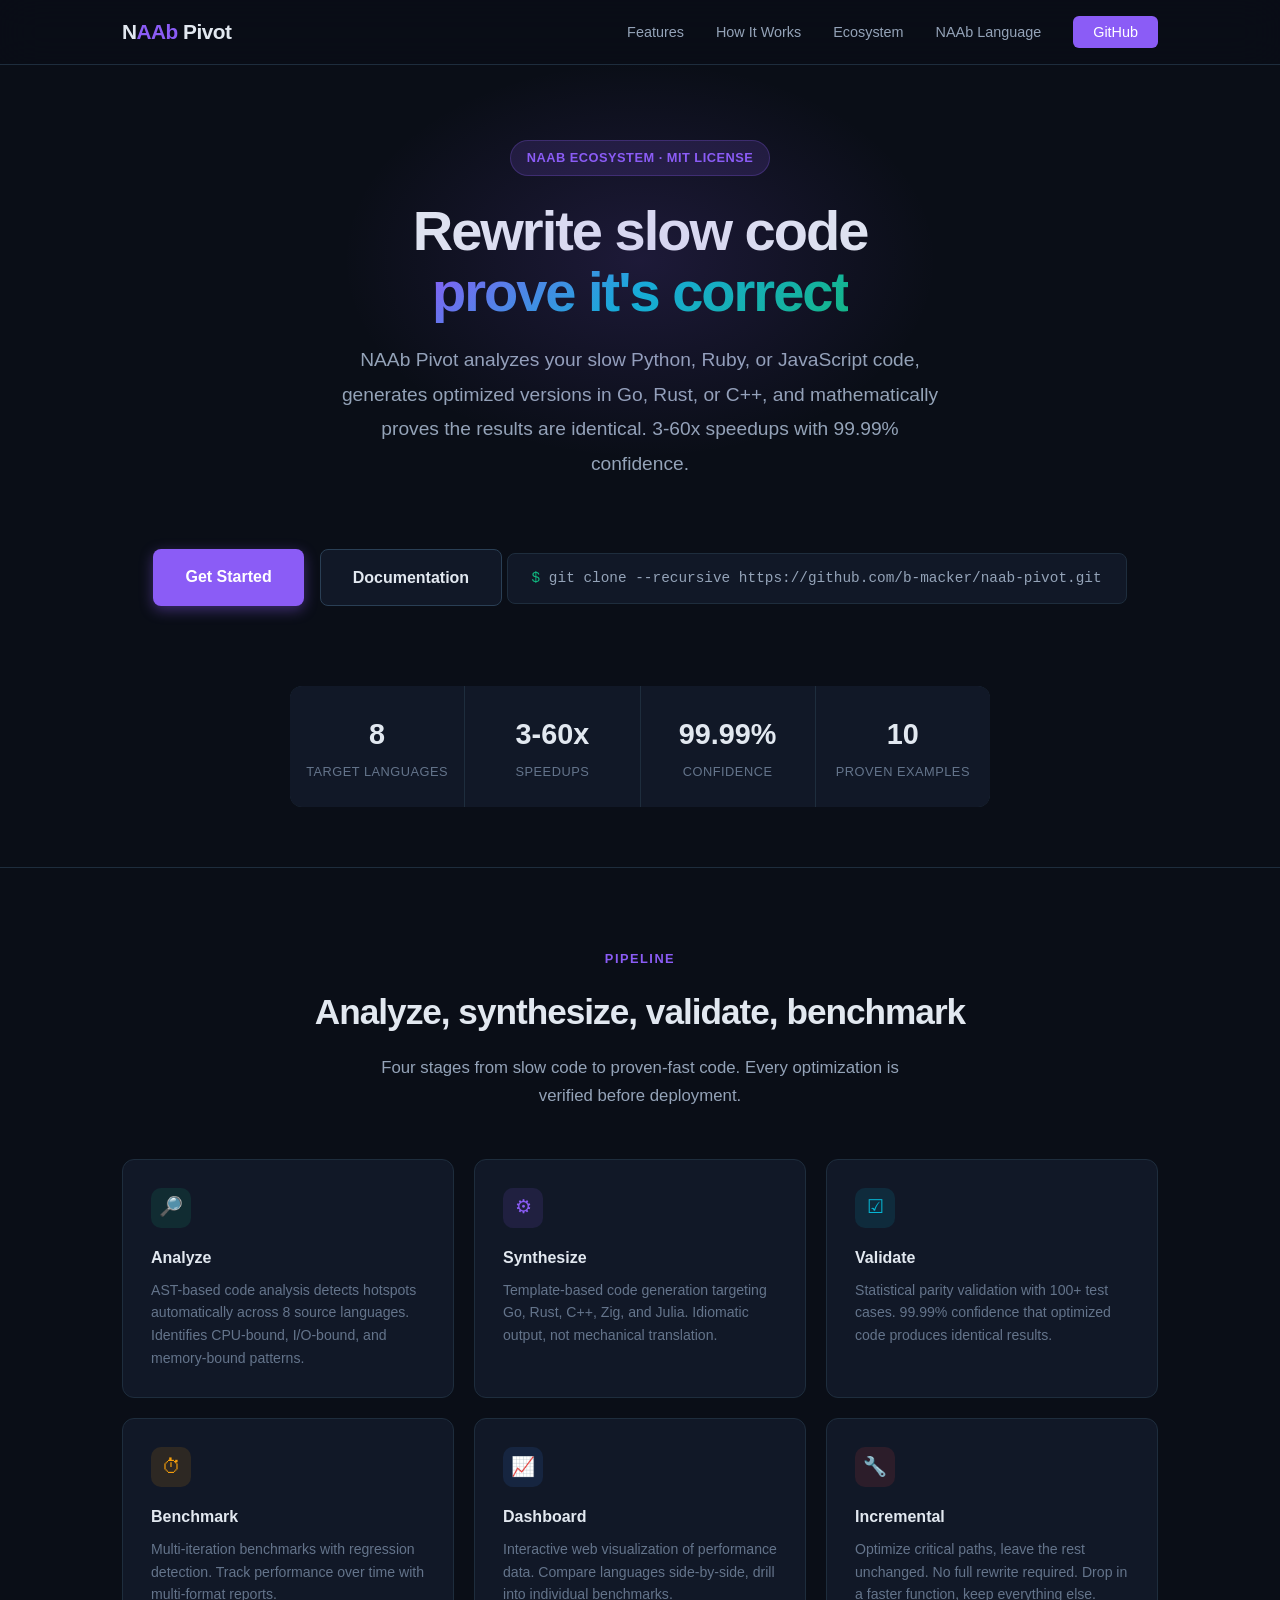
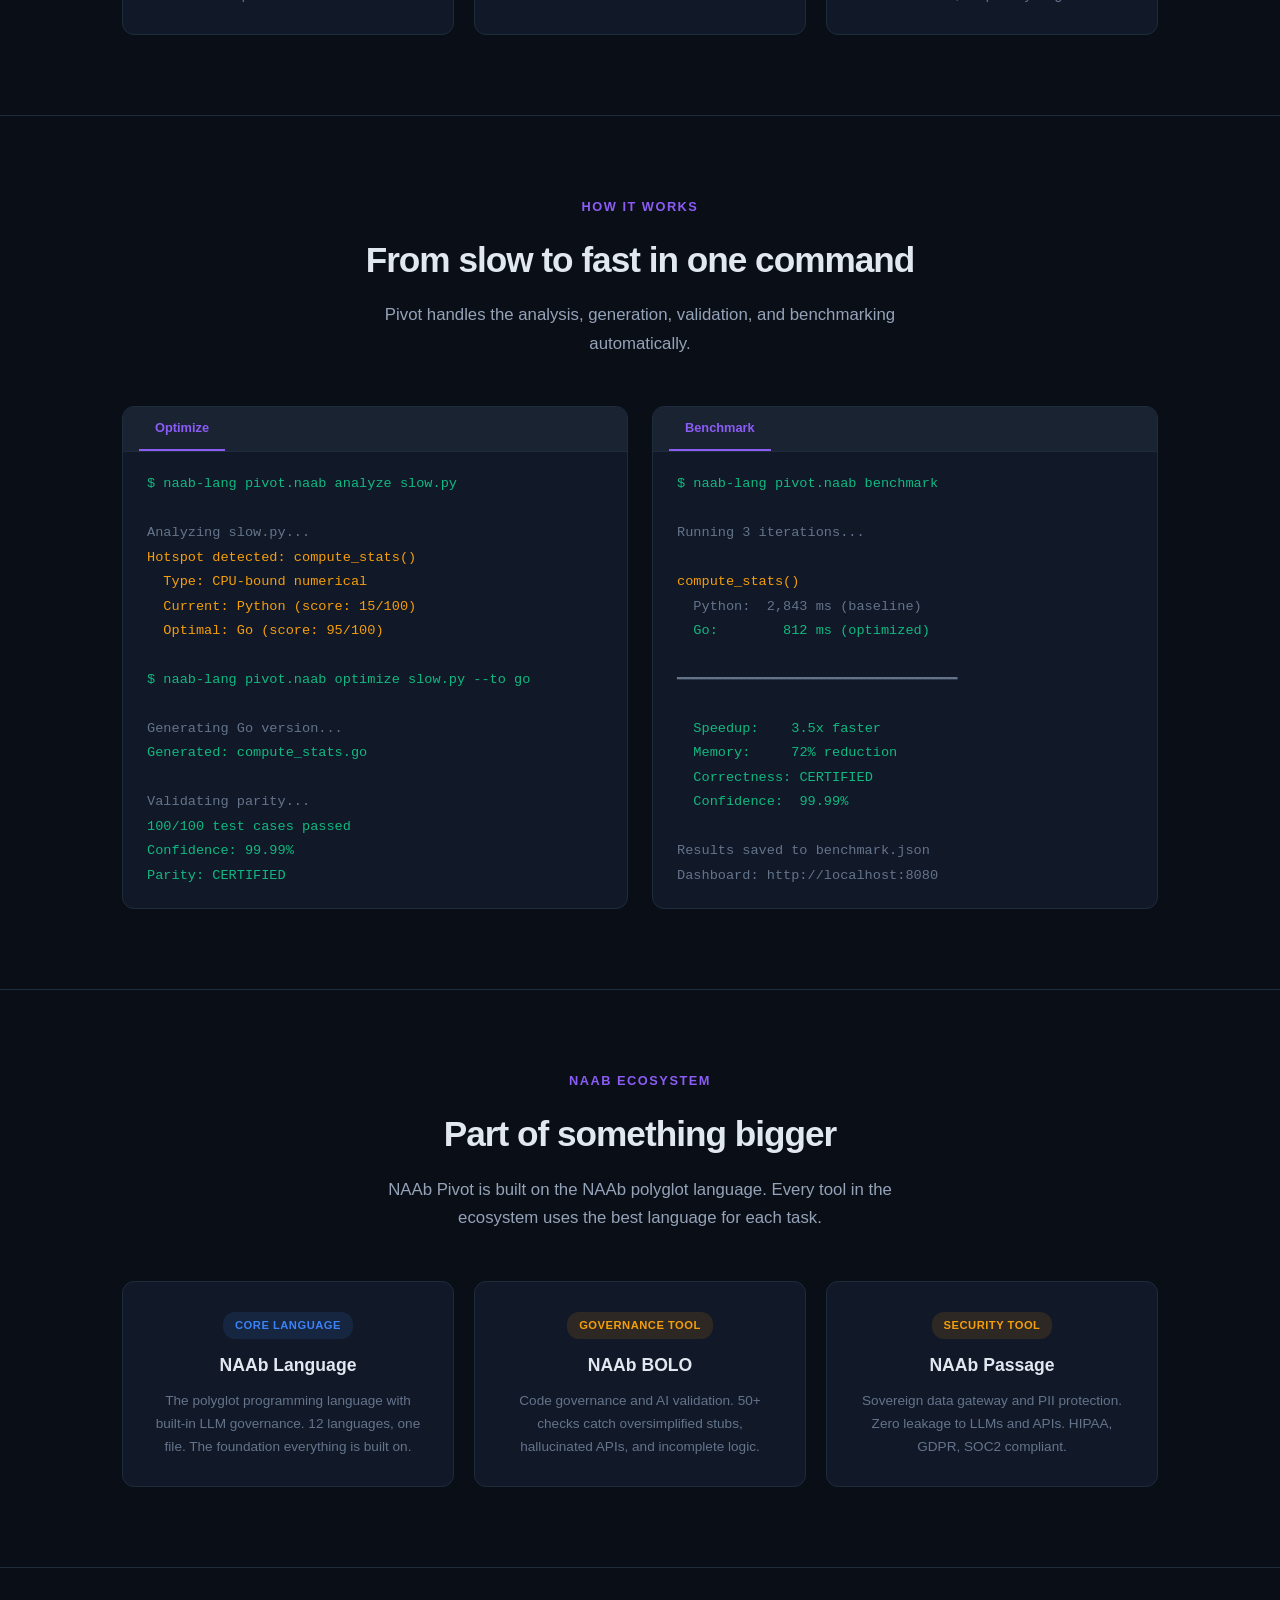
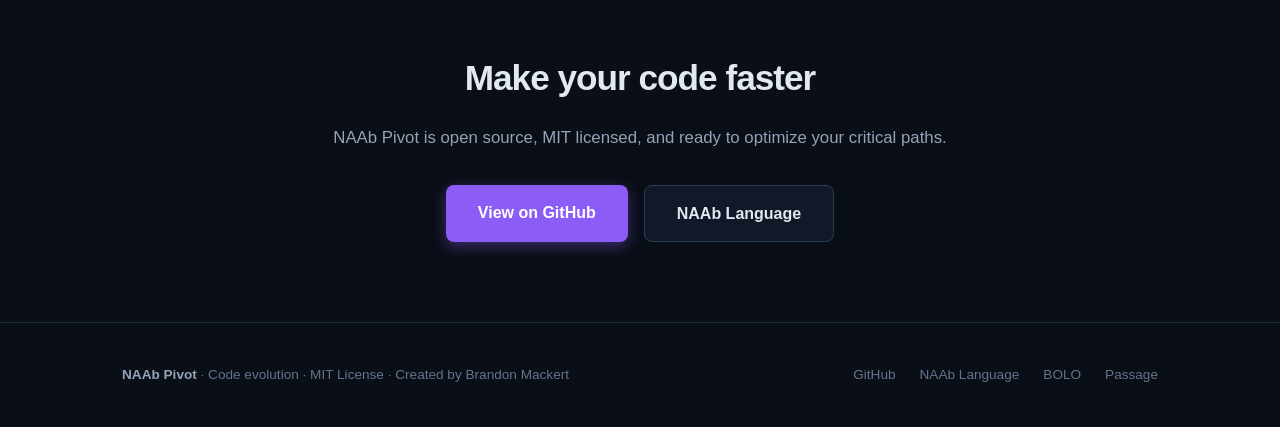
<file: docs/index.html>
<!DOCTYPE html>
<html lang="en">
<head>
    <meta charset="UTF-8">
    <meta name="viewport" content="width=device-width, initial-scale=1.0">
    <title>NAAb Pivot — Automatic Code Optimization & Evolution</title>
    <meta name="description" content="NAAb Pivot automatically optimizes slow code by rewriting it in faster languages with mathematical proof of correctness. Python to Go, Rust, C++. 3-60x speedups with 99.99% confidence. Part of the NAAb Ecosystem.">
    <meta name="keywords" content="code optimization, performance optimization, Python to Go, Python to Rust, code migration, transpiler, benchmark, speedup, polyglot, NAAb, code evolution, legacy modernization">
    <meta name="author" content="Brandon Mackert">

    <meta property="og:title" content="NAAb Pivot — Automatic Code Optimization">
    <meta property="og:description" content="Rewrite slow code in faster languages with mathematical proof of correctness. 3-60x speedups with 99.99% confidence. 8 target languages.">
    <meta property="og:type" content="website">
    <meta property="og:url" content="https://b-macker.github.io/naab-pivot/">
    <meta name="twitter:card" content="summary_large_image">
    <meta name="twitter:title" content="NAAb Pivot — Automatic Code Optimization">
    <meta name="twitter:description" content="Rewrite slow code in faster languages with proven correctness. 3-60x speedups. Python to Go, Rust, C++.">

    <script type="application/ld+json">
    {
        "@context": "https://schema.org",
        "@type": "SoftwareApplication",
        "name": "NAAb Pivot",
        "description": "Polyglot code evolution and optimization platform. Automatically analyze slow code, generate optimized versions in compiled languages, and prove correctness with statistical parity validation. 3-60x speedups with 99.99% confidence.",
        "applicationCategory": "DeveloperApplication",
        "operatingSystem": "Linux, macOS",
        "license": "https://opensource.org/licenses/MIT",
        "url": "https://github.com/b-macker/naab-pivot",
        "codeRepository": "https://github.com/b-macker/naab-pivot",
        "author": { "@type": "Person", "name": "Brandon Mackert", "url": "https://github.com/b-macker" },
        "offers": { "@type": "Offer", "price": "0", "priceCurrency": "USD" }
    }
    </script>

    <style>
        :root {
            --bg: #0a0e17;
            --surface: #111827;
            --surface-raised: #1a2332;
            --border: #1e2d3d;
            --border-highlight: #2a3f55;
            --text: #e2e8f0;
            --text-secondary: #94a3b8;
            --text-muted: #64748b;
            --accent: #8b5cf6;
            --accent-glow: rgba(139, 92, 246, 0.15);
            --blue: #3b82f6;
            --green: #10b981;
            --red: #ef4444;
            --orange: #f59e0b;
            --purple: #8b5cf6;
            --cyan: #06b6d4;
        }

        * { margin: 0; padding: 0; box-sizing: border-box; }
        html { scroll-behavior: smooth; }

        body {
            font-family: 'Inter', -apple-system, BlinkMacSystemFont, 'Segoe UI', sans-serif;
            background: var(--bg);
            color: var(--text);
            line-height: 1.7;
            -webkit-font-smoothing: antialiased;
            overflow-x: hidden;
        }

        .reveal { opacity: 0; transform: translateY(40px); transition: opacity 0.8s ease, transform 0.8s ease; }
        .reveal.visible { opacity: 1; transform: translateY(0); }
        .reveal-delay-1 { transition-delay: 0.1s; }
        .reveal-delay-2 { transition-delay: 0.2s; }
        .reveal-delay-3 { transition-delay: 0.3s; }

        .container { max-width: 1100px; margin: 0 auto; padding: 0 32px; }

        nav {
            position: fixed; top: 0; left: 0; right: 0; z-index: 100;
            background: rgba(10, 14, 23, 0.85);
            backdrop-filter: blur(20px);
            border-bottom: 1px solid var(--border);
        }
        nav .inner {
            max-width: 1100px; margin: 0 auto; padding: 0 32px;
            display: flex; align-items: center; justify-content: space-between; height: 64px;
        }
        nav .logo { font-size: 1.3rem; font-weight: 800; color: var(--text); text-decoration: none; letter-spacing: -0.5px; }
        nav .logo span { color: var(--accent); }
        nav .links { display: flex; gap: 32px; list-style: none; }
        nav .links a { color: var(--text-secondary); text-decoration: none; font-size: 0.9rem; font-weight: 500; transition: color 0.15s; }
        nav .links a:hover { color: var(--text); }
        .nav-cta { background: var(--accent); color: #fff !important; padding: 8px 20px; border-radius: 6px; font-weight: 600; transition: opacity 0.15s; }
        .nav-cta:hover { opacity: 0.85; }

        .hero { text-align: center; padding: 140px 0 80px; position: relative; }
        .hero::before {
            content: ''; position: absolute; top: 60px; left: 50%; transform: translateX(-50%);
            width: 600px; height: 400px;
            background: radial-gradient(ellipse, var(--accent-glow), transparent 70%);
            pointer-events: none;
        }
        .badge {
            display: inline-block; padding: 6px 16px; border-radius: 20px; font-size: 0.8rem;
            font-weight: 600; color: var(--accent); background: var(--accent-glow);
            border: 1px solid rgba(139, 92, 246, 0.25); margin-bottom: 24px;
            letter-spacing: 0.5px; text-transform: uppercase;
        }
        .hero h1 { font-size: 3.5rem; font-weight: 800; letter-spacing: -2px; line-height: 1.1; margin-bottom: 20px; }
        .hero h1 .gradient {
            background: linear-gradient(135deg, var(--accent), var(--cyan), var(--green));
            -webkit-background-clip: text; -webkit-text-fill-color: transparent; background-clip: text;
        }
        .hero .subtitle { font-size: 1.2rem; color: var(--text-secondary); max-width: 620px; margin: 0 auto 40px; line-height: 1.8; }
        .btn { display: inline-block; padding: 14px 32px; border-radius: 8px; font-size: 1rem; font-weight: 600; text-decoration: none; transition: all 0.2s; border: none; cursor: pointer; }
        .btn-primary { background: var(--accent); color: #fff; box-shadow: 0 4px 14px rgba(139, 92, 246, 0.4); }
        .btn-primary:hover { box-shadow: 0 6px 20px rgba(139, 92, 246, 0.5); transform: translateY(-1px); }
        .btn-secondary { background: var(--surface); color: var(--text); border: 1px solid var(--border-highlight); }
        .btn-secondary:hover { border-color: var(--text-muted); }
        .hero .install-cmd {
            margin-top: 32px; display: inline-block; background: var(--surface);
            border: 1px solid var(--border); border-radius: 8px; padding: 12px 24px;
            font-family: 'SF Mono', 'Fira Code', monospace; font-size: 0.9rem; color: var(--text-secondary);
        }
        .hero .install-cmd span { color: var(--green); }

        .stats-bar { display: flex; justify-content: center; gap: 1px; background: var(--border); border-radius: 12px; overflow: hidden; margin: 0 auto; max-width: 700px; }
        .stats-bar .stat { flex: 1; text-align: center; padding: 24px 16px; background: var(--surface); }
        .stats-bar .stat:first-child { border-radius: 12px 0 0 12px; }
        .stats-bar .stat:last-child { border-radius: 0 12px 12px 0; }
        .stats-bar .num { font-size: 1.8rem; font-weight: 800; color: var(--text); }
        .stats-bar .label { font-size: 0.8rem; color: var(--text-muted); text-transform: uppercase; letter-spacing: 0.5px; margin-top: 2px; }

        .section { padding: 80px 0; }
        .section-divider { border: none; border-top: 1px solid var(--border); margin: 0; }
        .section-header { text-align: center; margin-bottom: 48px; }
        .section-header .label { font-size: 0.8rem; font-weight: 700; color: var(--accent); text-transform: uppercase; letter-spacing: 1.5px; margin-bottom: 12px; }
        .section-header h2 { font-size: 2.2rem; font-weight: 800; letter-spacing: -1px; margin-bottom: 12px; }
        .section-header p { color: var(--text-secondary); font-size: 1.05rem; max-width: 560px; margin: 0 auto; }

        .features-grid { display: grid; grid-template-columns: 1fr 1fr 1fr; gap: 20px; }
        .f-card { background: var(--surface); border: 1px solid var(--border); border-radius: 12px; padding: 28px; transition: all 0.3s ease; }
        .f-card:hover { border-color: var(--border-highlight); transform: translateY(-4px); }
        .f-card .icon { width: 40px; height: 40px; border-radius: 10px; display: flex; align-items: center; justify-content: center; font-size: 1.2rem; margin-bottom: 16px; }
        .f-card h3 { font-size: 1rem; font-weight: 700; margin-bottom: 8px; }
        .f-card p { color: var(--text-muted); font-size: 0.88rem; line-height: 1.6; }
        .icon-blue { background: rgba(59, 130, 246, 0.12); color: var(--blue); }
        .icon-green { background: rgba(16, 185, 129, 0.12); color: var(--green); }
        .icon-purple { background: rgba(139, 92, 246, 0.12); color: var(--purple); }
        .icon-orange { background: rgba(245, 158, 11, 0.12); color: var(--orange); }
        .icon-cyan { background: rgba(6, 182, 212, 0.12); color: var(--cyan); }
        .icon-red { background: rgba(239, 68, 68, 0.12); color: var(--red); }

        .code-showcase { display: grid; grid-template-columns: 1fr 1fr; gap: 24px; align-items: start; }
        .code-panel { background: var(--surface); border: 1px solid var(--border); border-radius: 12px; overflow: hidden; }
        .code-panel .tab-bar { display: flex; background: var(--surface-raised); border-bottom: 1px solid var(--border); padding: 0 16px; }
        .code-panel .tab { padding: 10px 16px; font-size: 0.8rem; font-weight: 600; color: var(--text-muted); border-bottom: 2px solid transparent; }
        .code-panel .tab.active { color: var(--accent); border-bottom-color: var(--accent); }
        pre { padding: 20px 24px; overflow-x: auto; font-family: 'SF Mono', 'Fira Code', 'JetBrains Mono', monospace; font-size: 0.85rem; line-height: 1.8; background: transparent; border: none; margin: 0; }
        .kw { color: var(--purple); } .str { color: #7dd3fc; } .cm { color: var(--text-muted); }
        .fn { color: #c4b5fd; } .err { color: var(--red); } .ok { color: var(--green); }
        .warn { color: var(--orange); } .num { color: var(--cyan); }

        .ecosystem-grid { display: grid; grid-template-columns: 1fr 1fr 1fr; gap: 20px; }
        .eco-card { background: var(--surface); border: 1px solid var(--border); border-radius: 12px; padding: 28px; text-align: center; transition: all 0.3s ease; text-decoration: none; }
        .eco-card:hover { border-color: var(--border-highlight); transform: translateY(-4px); }
        .eco-card h3 { font-size: 1.1rem; font-weight: 700; margin-bottom: 8px; color: var(--text); }
        .eco-card p { color: var(--text-muted); font-size: 0.85rem; }
        .eco-card .eco-badge { display: inline-block; padding: 4px 12px; border-radius: 12px; font-size: 0.7rem; font-weight: 700; text-transform: uppercase; letter-spacing: 0.5px; margin-bottom: 12px; }
        .eco-main { background: rgba(59, 130, 246, 0.12); color: var(--blue); }
        .eco-tool { background: rgba(245, 158, 11, 0.12); color: var(--orange); }
        .eco-current { background: rgba(139, 92, 246, 0.12); color: var(--purple); border: 1px solid rgba(139, 92, 246, 0.3); }

        .cta-section { text-align: center; padding: 80px 0; }
        .cta-section h2 { font-size: 2.2rem; font-weight: 800; letter-spacing: -1px; margin-bottom: 16px; }
        .cta-section p { color: var(--text-secondary); margin-bottom: 32px; font-size: 1.05rem; }

        footer { border-top: 1px solid var(--border); padding: 40px 0; }
        footer .inner { max-width: 1100px; margin: 0 auto; padding: 0 32px; display: flex; justify-content: space-between; align-items: center; flex-wrap: wrap; gap: 16px; }
        footer .left { color: var(--text-muted); font-size: 0.85rem; }
        footer .left strong { color: var(--text-secondary); }
        footer .right { display: flex; gap: 24px; }
        footer a { color: var(--text-muted); text-decoration: none; font-size: 0.85rem; transition: color 0.15s; }
        footer a:hover { color: var(--text); }

        @media (max-width: 768px) {
            .hero h1 { font-size: 2.2rem; }
            .features-grid, .ecosystem-grid { grid-template-columns: 1fr; }
            .code-showcase { grid-template-columns: 1fr; }
            .stats-bar { flex-direction: column; border-radius: 12px; }
            .stats-bar .stat:first-child { border-radius: 12px 12px 0 0; }
            .stats-bar .stat:last-child { border-radius: 0 0 12px 12px; }
            nav .links { display: none; }
        }
    </style>
</head>
<body>

<nav>
    <div class="inner">
        <a href="https://b-macker.github.io/" class="logo">N<span>AAb</span> Pivot</a>
        <ul class="links">
            <li><a href="#features">Features</a></li>
            <li><a href="#how-it-works">How It Works</a></li>
            <li><a href="#ecosystem">Ecosystem</a></li>
            <li><a href="https://b-macker.github.io/NAAb/">NAAb Language</a></li>
            <li><a href="https://github.com/b-macker/naab-pivot" class="nav-cta">GitHub</a></li>
        </ul>
    </div>
</nav>

<section class="hero">
    <div class="container">
        <div class="badge">NAAb Ecosystem &middot; MIT License</div>
        <h1>
            Rewrite slow code<br>
            <span class="gradient">prove it's correct</span>
        </h1>
        <p class="subtitle">
            NAAb Pivot analyzes your slow Python, Ruby, or JavaScript code, generates
            optimized versions in Go, Rust, or C++, and mathematically proves
            the results are identical. 3-60x speedups with 99.99% confidence.
        </p>
        <div style="display:inline-flex; gap:16px; flex-wrap:wrap; justify-content:center;">
            <a href="https://github.com/b-macker/naab-pivot" class="btn btn-primary">Get Started</a>
            <a href="https://github.com/b-macker/naab-pivot/blob/main/README.md" class="btn btn-secondary">Documentation</a>
        </div>
        <div class="install-cmd">
            <span>$</span> git clone --recursive https://github.com/b-macker/naab-pivot.git
        </div>
    </div>
</section>

<div class="container" style="padding-bottom: 60px;">
    <div class="stats-bar">
        <div class="stat reveal"><div class="num">8</div><div class="label">Target Languages</div></div>
        <div class="stat reveal reveal-delay-1"><div class="num">3-60x</div><div class="label">Speedups</div></div>
        <div class="stat reveal reveal-delay-2"><div class="num">99.99%</div><div class="label">Confidence</div></div>
        <div class="stat reveal reveal-delay-3"><div class="num">10</div><div class="label">Proven Examples</div></div>
    </div>
</div>

<hr class="section-divider">

<section class="section" id="features">
    <div class="container">
        <div class="section-header">
            <div class="label">Pipeline</div>
            <h2>Analyze, synthesize, validate, benchmark</h2>
            <p>Four stages from slow code to proven-fast code. Every optimization is verified before deployment.</p>
        </div>

        <div class="features-grid">
            <div class="f-card reveal">
                <div class="icon icon-green">&#128270;</div>
                <h3>Analyze</h3>
                <p>AST-based code analysis detects hotspots automatically across 8 source languages. Identifies CPU-bound, I/O-bound, and memory-bound patterns.</p>
            </div>
            <div class="f-card reveal reveal-delay-1">
                <div class="icon icon-purple">&#9881;</div>
                <h3>Synthesize</h3>
                <p>Template-based code generation targeting Go, Rust, C++, Zig, and Julia. Idiomatic output, not mechanical translation.</p>
            </div>
            <div class="f-card reveal reveal-delay-2">
                <div class="icon icon-cyan">&#9745;</div>
                <h3>Validate</h3>
                <p>Statistical parity validation with 100+ test cases. 99.99% confidence that optimized code produces identical results.</p>
            </div>
            <div class="f-card reveal">
                <div class="icon icon-orange">&#9201;</div>
                <h3>Benchmark</h3>
                <p>Multi-iteration benchmarks with regression detection. Track performance over time with multi-format reports.</p>
            </div>
            <div class="f-card reveal reveal-delay-1">
                <div class="icon icon-blue">&#128200;</div>
                <h3>Dashboard</h3>
                <p>Interactive web visualization of performance data. Compare languages side-by-side, drill into individual benchmarks.</p>
            </div>
            <div class="f-card reveal reveal-delay-2">
                <div class="icon icon-red">&#128295;</div>
                <h3>Incremental</h3>
                <p>Optimize critical paths, leave the rest unchanged. No full rewrite required. Drop in a faster function, keep everything else.</p>
            </div>
        </div>
    </div>
</section>

<hr class="section-divider">

<section class="section" id="how-it-works">
    <div class="container">
        <div class="section-header">
            <div class="label">How It Works</div>
            <h2>From slow to fast in one command</h2>
            <p>Pivot handles the analysis, generation, validation, and benchmarking automatically.</p>
        </div>

        <div class="code-showcase">
            <div class="code-panel reveal">
                <div class="tab-bar">
                    <div class="tab active">Optimize</div>
                </div>
<pre><span class="ok">$ naab-lang pivot.naab analyze slow.py</span>

<span class="cm">Analyzing slow.py...</span>
<span class="warn">Hotspot detected: compute_stats()</span>
<span class="warn">  Type: CPU-bound numerical</span>
<span class="warn">  Current: Python (score: 15/100)</span>
<span class="warn">  Optimal: Go (score: 95/100)</span>

<span class="ok">$ naab-lang pivot.naab optimize slow.py --to go</span>

<span class="cm">Generating Go version...</span>
<span class="ok">Generated: compute_stats.go</span>

<span class="cm">Validating parity...</span>
<span class="ok">100/100 test cases passed</span>
<span class="ok">Confidence: 99.99%</span>
<span class="ok">Parity: CERTIFIED</span></pre>
            </div>
            <div class="code-panel reveal reveal-delay-1">
                <div class="tab-bar">
                    <div class="tab active">Benchmark</div>
                </div>
<pre><span class="ok">$ naab-lang pivot.naab benchmark</span>

<span class="cm">Running 3 iterations...</span>

<span class="warn">compute_stats()</span>
<span class="cm">  Python:  2,843 ms (baseline)</span>
<span class="ok">  Go:        812 ms (optimized)</span>

<span class="cm">━━━━━━━━━━━━━━━━━━━━━━━━━━━━━━━━━━━</span>

  <span class="ok">Speedup:    3.5x faster</span>
  <span class="ok">Memory:     72% reduction</span>
  <span class="ok">Correctness: CERTIFIED</span>
  <span class="ok">Confidence:  99.99%</span>

<span class="cm">Results saved to benchmark.json</span>
<span class="cm">Dashboard: http://localhost:8080</span></pre>
            </div>
        </div>
    </div>
</section>

<hr class="section-divider">

<section class="section" id="ecosystem">
    <div class="container">
        <div class="section-header">
            <div class="label">NAAb Ecosystem</div>
            <h2>Part of something bigger</h2>
            <p>NAAb Pivot is built on the NAAb polyglot language. Every tool in the ecosystem uses the best language for each task.</p>
        </div>

        <div class="ecosystem-grid">
            <a href="https://b-macker.github.io/NAAb/" class="eco-card reveal">
                <div class="eco-badge eco-main">Core Language</div>
                <h3>NAAb Language</h3>
                <p>The polyglot programming language with built-in LLM governance. 12 languages, one file. The foundation everything is built on.</p>
            </a>
            <a href="https://b-macker.github.io/naab-bolo/" class="eco-card reveal reveal-delay-1">
                <div class="eco-badge eco-tool">Governance Tool</div>
                <h3>NAAb BOLO</h3>
                <p>Code governance and AI validation. 50+ checks catch oversimplified stubs, hallucinated APIs, and incomplete logic.</p>
            </a>
            <a href="https://b-macker.github.io/naab-passage/" class="eco-card reveal reveal-delay-2">
                <div class="eco-badge eco-tool">Security Tool</div>
                <h3>NAAb Passage</h3>
                <p>Sovereign data gateway and PII protection. Zero leakage to LLMs and APIs. HIPAA, GDPR, SOC2 compliant.</p>
            </a>
        </div>
    </div>
</section>

<hr class="section-divider">

<section class="cta-section">
    <div class="container">
        <h2>Make your code faster</h2>
        <p>NAAb Pivot is open source, MIT licensed, and ready to optimize your critical paths.</p>
        <div style="display:flex; gap:16px; justify-content:center; flex-wrap:wrap;">
            <a href="https://github.com/b-macker/naab-pivot" class="btn btn-primary">View on GitHub</a>
            <a href="https://b-macker.github.io/NAAb/" class="btn btn-secondary">NAAb Language</a>
        </div>
    </div>
</section>

<footer>
    <div class="inner">
        <div class="left">
            <strong>NAAb Pivot</strong> &middot; Code evolution &middot; MIT License &middot; Created by <a href="https://github.com/b-macker">Brandon Mackert</a>
        </div>
        <div class="right">
            <a href="https://github.com/b-macker/naab-pivot">GitHub</a>
            <a href="https://b-macker.github.io/NAAb/">NAAb Language</a>
            <a href="https://b-macker.github.io/naab-bolo/">BOLO</a>
            <a href="https://b-macker.github.io/naab-passage/">Passage</a>
        </div>
    </div>
</footer>

<script>
const observer = new IntersectionObserver((entries) => {
    entries.forEach(entry => { if (entry.isIntersecting) entry.target.classList.add('visible'); });
}, { threshold: 0.1, rootMargin: '0px 0px -40px 0px' });
document.querySelectorAll('.reveal').forEach(el => observer.observe(el));

const nav = document.querySelector('nav');
window.addEventListener('scroll', () => {
    nav.style.background = window.scrollY > 50 ? 'rgba(10, 14, 23, 0.95)' : 'rgba(10, 14, 23, 0.85)';
});
</script>

</body>
</html>
</file>
